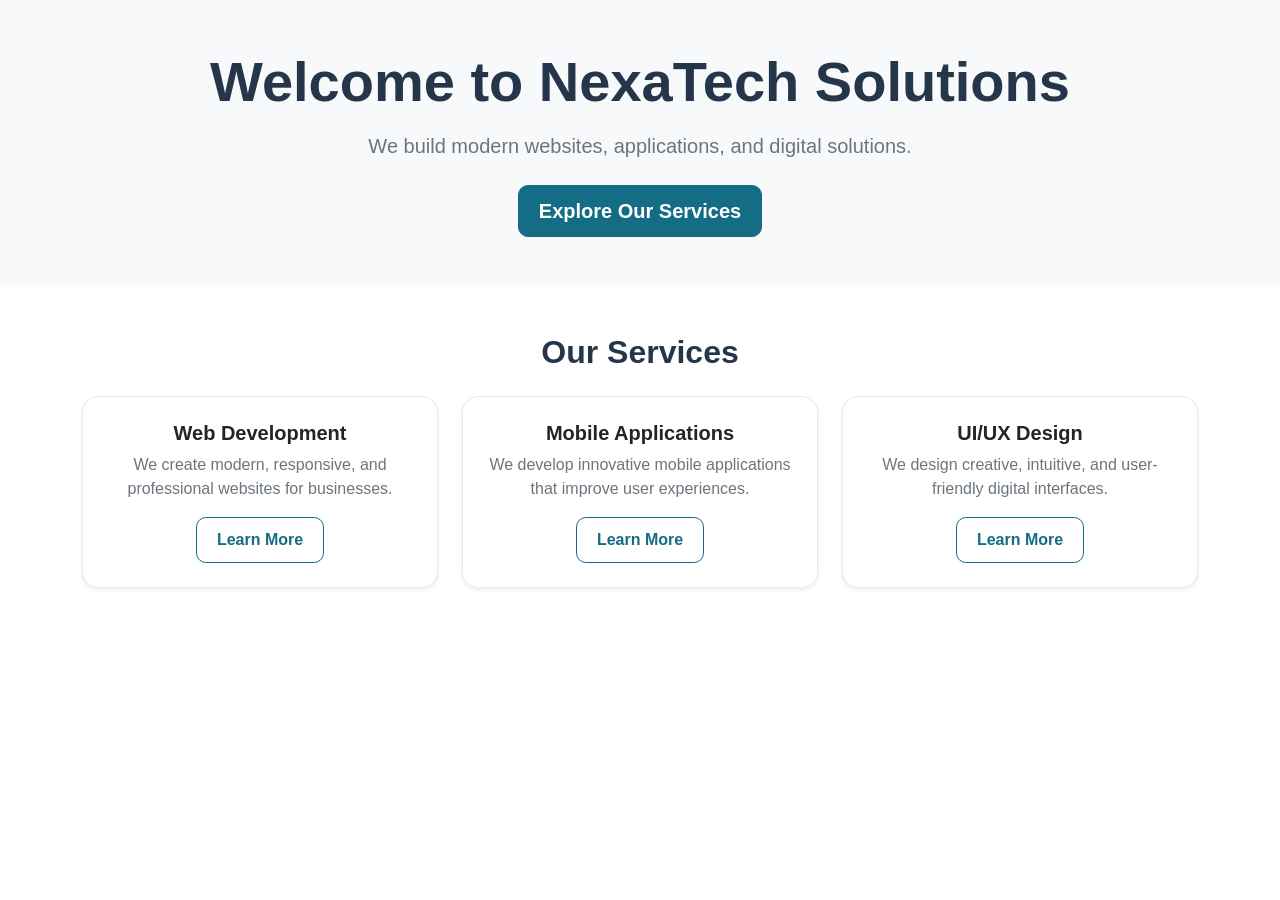
<file: index.html>
<!DOCTYPE html>
<html lang="en">

<head>
    <meta charset="UTF-8">
    <meta name="viewport" content="width=device-width, initial-scale=1.0">
    <title>NexaTech Solutions | Day 06</title>

    <link href="https://cdn.jsdelivr.net/npm/bootstrap@5.3.8/dist/css/bootstrap.min.css" rel="stylesheet">
    <link rel="stylesheet" href="assets/css/custom.css">
</head>

<body>

    <section class="bg-light py-5">
        <div class="container text-center">

            <h1 class="display-4 fw-bold mb-3">
                Welcome to NexaTech Solutions
            </h1>

            <p class="lead text-secondary mb-4">
                We build modern websites, applications, and digital solutions.
            </p>

            <a href="#services" class="btn btn-primary btn-lg">
                Explore Our Services
            </a>

        </div>
    </section>

    <section id="services" class="py-5">
        <div class="container">

            <h2 class="text-center fw-bold mb-4">
                Our Services
            </h2>

            <div class="row g-4">

                <div class="col-12 col-md-6 col-lg-4">
                    <div class="card h-100 shadow-sm">
                        <div class="card-body text-center p-4">

                            <h5 class="card-title fw-bold">
                                Web Development
                            </h5>

                            <p class="card-text text-secondary">
                                We create modern, responsive, and professional websites for businesses.
                            </p>

                            <a href="pricing.html" class="btn btn-outline-primary">
                                Learn More
                            </a>

                        </div>
                    </div>
                </div>

                <div class="col-12 col-md-6 col-lg-4">
                    <div class="card h-100 shadow-sm">
                        <div class="card-body text-center p-4">

                            <h5 class="card-title fw-bold">
                                Mobile Applications
                            </h5>

                            <p class="card-text text-secondary">
                                We develop innovative mobile applications that improve user experiences.
                            </p>

                            <a href="pricing.html" class="btn btn-outline-primary">
                                Learn More
                            </a>

                        </div>
                    </div>
                </div>

                <div class="col-12 col-md-6 col-lg-4">
                    <div class="card h-100 shadow-sm">
                        <div class="card-body text-center p-4">

                            <h5 class="card-title fw-bold">
                                UI/UX Design
                            </h5>

                            <p class="card-text text-secondary">
                                We design creative, intuitive, and user-friendly digital interfaces.
                            </p>

                            <a href="pricing.html" class="btn btn-outline-primary">
                                Learn More
                            </a>

                        </div>
                    </div>
                </div>

            </div>
        </div>
    </section>

    <script src="https://cdn.jsdelivr.net/npm/bootstrap@5.3.8/dist/js/bootstrap.bundle.min.js"></script>

</body>
</html>
</file>
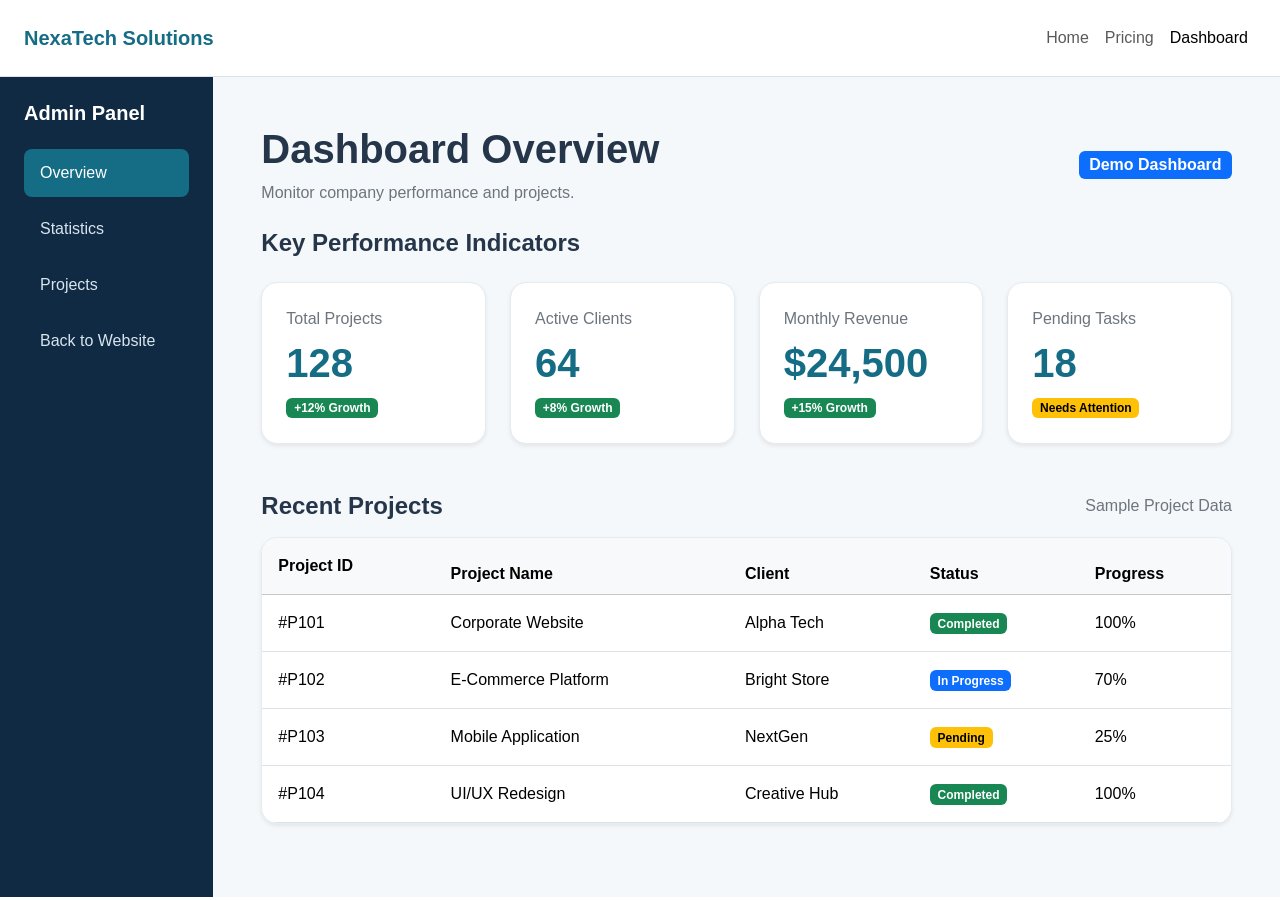
<file: dashboard.html>
<!DOCTYPE html>
<html lang="en">

<head>
    <meta charset="UTF-8">
    <meta name="viewport" content="width=device-width, initial-scale=1.0">
    <title>Dashboard | NexaTech Solutions</title>

    <link href="https://cdn.jsdelivr.net/npm/bootstrap@5.3.8/dist/css/bootstrap.min.css" rel="stylesheet">
    <link rel="stylesheet" href="assets/css/custom.css">
</head>

<body>

    <nav class="navbar navbar-expand-lg bg-white border-bottom">
        <div class="container-fluid px-4">
            <a class="navbar-brand fw-bold" href="index.html">
                NexaTech Solutions
            </a>

            <button class="navbar-toggler" type="button"
                    data-bs-toggle="collapse"
                    data-bs-target="#dashboardNav"
                    aria-controls="dashboardNav"
                    aria-expanded="false"
                    aria-label="Toggle navigation">
                <span class="navbar-toggler-icon"></span>
            </button>

            <div class="collapse navbar-collapse" id="dashboardNav">
                <div class="navbar-nav ms-auto">
                    <a class="nav-link" href="index.html">Home</a>
                    <a class="nav-link" href="pricing.html">Pricing</a>
                    <a class="nav-link active" aria-current="page" href="dashboard.html">
                        Dashboard
                    </a>
                </div>
            </div>
        </div>
    </nav>

    <div class="container-fluid">
        <div class="row">

            <aside class="col-lg-2 dashboard-sidebar p-4">
                <h5 class="fw-bold mb-4">Admin Panel</h5>

                <nav class="nav flex-column gap-2">
                    <a class="nav-link active"
                       aria-current="page"
                       href="#overview">
                        Overview
                    </a>

                    <a class="nav-link" href="#statistics">
                        Statistics
                    </a>

                    <a class="nav-link" href="#projects">
                        Projects
                    </a>

                    <a class="nav-link" href="index.html">
                        Back to Website
                    </a>
                </nav>
            </aside>

            <main id="overview"
                  class="col-lg-10 dashboard-main p-4 p-md-5">

                <div class="d-flex flex-column flex-md-row
                            justify-content-between align-items-md-center
                            gap-3 mb-4">

                    <div>
                        <h1 class="fw-bold mb-2">
                            Dashboard Overview
                        </h1>

                        <p class="text-secondary mb-0">
                            Monitor company performance and projects.
                        </p>
                    </div>

                    <span class="badge text-bg-primary fs-6">
                        Demo Dashboard
                    </span>
                </div>

                <section id="statistics" class="mb-5">

                    <h2 class="h4 fw-bold mb-4">
                        Key Performance Indicators
                    </h2>

                    <div class="row g-4">

                        <div class="col-12 col-sm-6 col-xl-3">
                            <div class="card kpi-card h-100 shadow-sm">
                                <div class="card-body p-4">
                                    <p class="text-secondary mb-2">
                                        Total Projects
                                    </p>
                                    <h3 class="display-6 fw-bold mb-2">
                                        128
                                    </h3>
                                    <span class="badge text-bg-success">
                                        +12% Growth
                                    </span>
                                </div>
                            </div>
                        </div>

                        <div class="col-12 col-sm-6 col-xl-3">
                            <div class="card kpi-card h-100 shadow-sm">
                                <div class="card-body p-4">
                                    <p class="text-secondary mb-2">
                                        Active Clients
                                    </p>
                                    <h3 class="display-6 fw-bold mb-2">
                                        64
                                    </h3>
                                    <span class="badge text-bg-success">
                                        +8% Growth
                                    </span>
                                </div>
                            </div>
                        </div>

                        <div class="col-12 col-sm-6 col-xl-3">
                            <div class="card kpi-card h-100 shadow-sm">
                                <div class="card-body p-4">
                                    <p class="text-secondary mb-2">
                                        Monthly Revenue
                                    </p>
                                    <h3 class="display-6 fw-bold mb-2">
                                        $24,500
                                    </h3>
                                    <span class="badge text-bg-success">
                                        +15% Growth
                                    </span>
                                </div>
                            </div>
                        </div>

                        <div class="col-12 col-sm-6 col-xl-3">
                            <div class="card kpi-card h-100 shadow-sm">
                                <div class="card-body p-4">
                                    <p class="text-secondary mb-2">
                                        Pending Tasks
                                    </p>
                                    <h3 class="display-6 fw-bold mb-2">
                                        18
                                    </h3>
                                    <span class="badge text-bg-warning">
                                        Needs Attention
                                    </span>
                                </div>
                            </div>
                        </div>

                    </div>
                </section>

                <section id="projects">

                    <div class="d-flex justify-content-between
                                align-items-center flex-wrap gap-3 mb-3">

                        <h2 class="h4 fw-bold mb-0">
                            Recent Projects
                        </h2>

                        <span class="text-secondary">
                            Sample Project Data
                        </span>
                    </div>

                    <div class="card shadow-sm">
                        <div class="card-body p-0">

                            <div class="table-responsive">
                                <table class="table table-hover align-middle mb-0">

                                    <thead class="table-light">
                                        <tr>
                                            <th scope="col" class="p-3">Project ID</th>
                                            <th scope="col">Project Name</th>
                                            <th scope="col">Client</th>
                                            <th scope="col">Status</th>
                                            <th scope="col">Progress</th>
                                        </tr>
                                    </thead>

                                    <tbody>
                                        <tr>
                                            <td class="p-3">#P101</td>
                                            <td>Corporate Website</td>
                                            <td>Alpha Tech</td>
                                            <td>
                                                <span class="badge text-bg-success">
                                                    Completed
                                                </span>
                                            </td>
                                            <td>100%</td>
                                        </tr>

                                        <tr>
                                            <td class="p-3">#P102</td>
                                            <td>E-Commerce Platform</td>
                                            <td>Bright Store</td>
                                            <td>
                                                <span class="badge text-bg-primary">
                                                    In Progress
                                                </span>
                                            </td>
                                            <td>70%</td>
                                        </tr>

                                        <tr>
                                            <td class="p-3">#P103</td>
                                            <td>Mobile Application</td>
                                            <td>NextGen</td>
                                            <td>
                                                <span class="badge text-bg-warning">
                                                    Pending
                                                </span>
                                            </td>
                                            <td>25%</td>
                                        </tr>

                                        <tr>
                                            <td class="p-3">#P104</td>
                                            <td>UI/UX Redesign</td>
                                            <td>Creative Hub</td>
                                            <td>
                                                <span class="badge text-bg-success">
                                                    Completed
                                                </span>
                                            </td>
                                            <td>100%</td>
                                        </tr>
                                    </tbody>

                                </table>
                            </div>

                        </div>
                    </div>

                </section>

            </main>

        </div>
    </div>

    <script src="https://cdn.jsdelivr.net/npm/bootstrap@5.3.8/dist/js/bootstrap.bundle.min.js"></script>

</body>
</html>
</file>
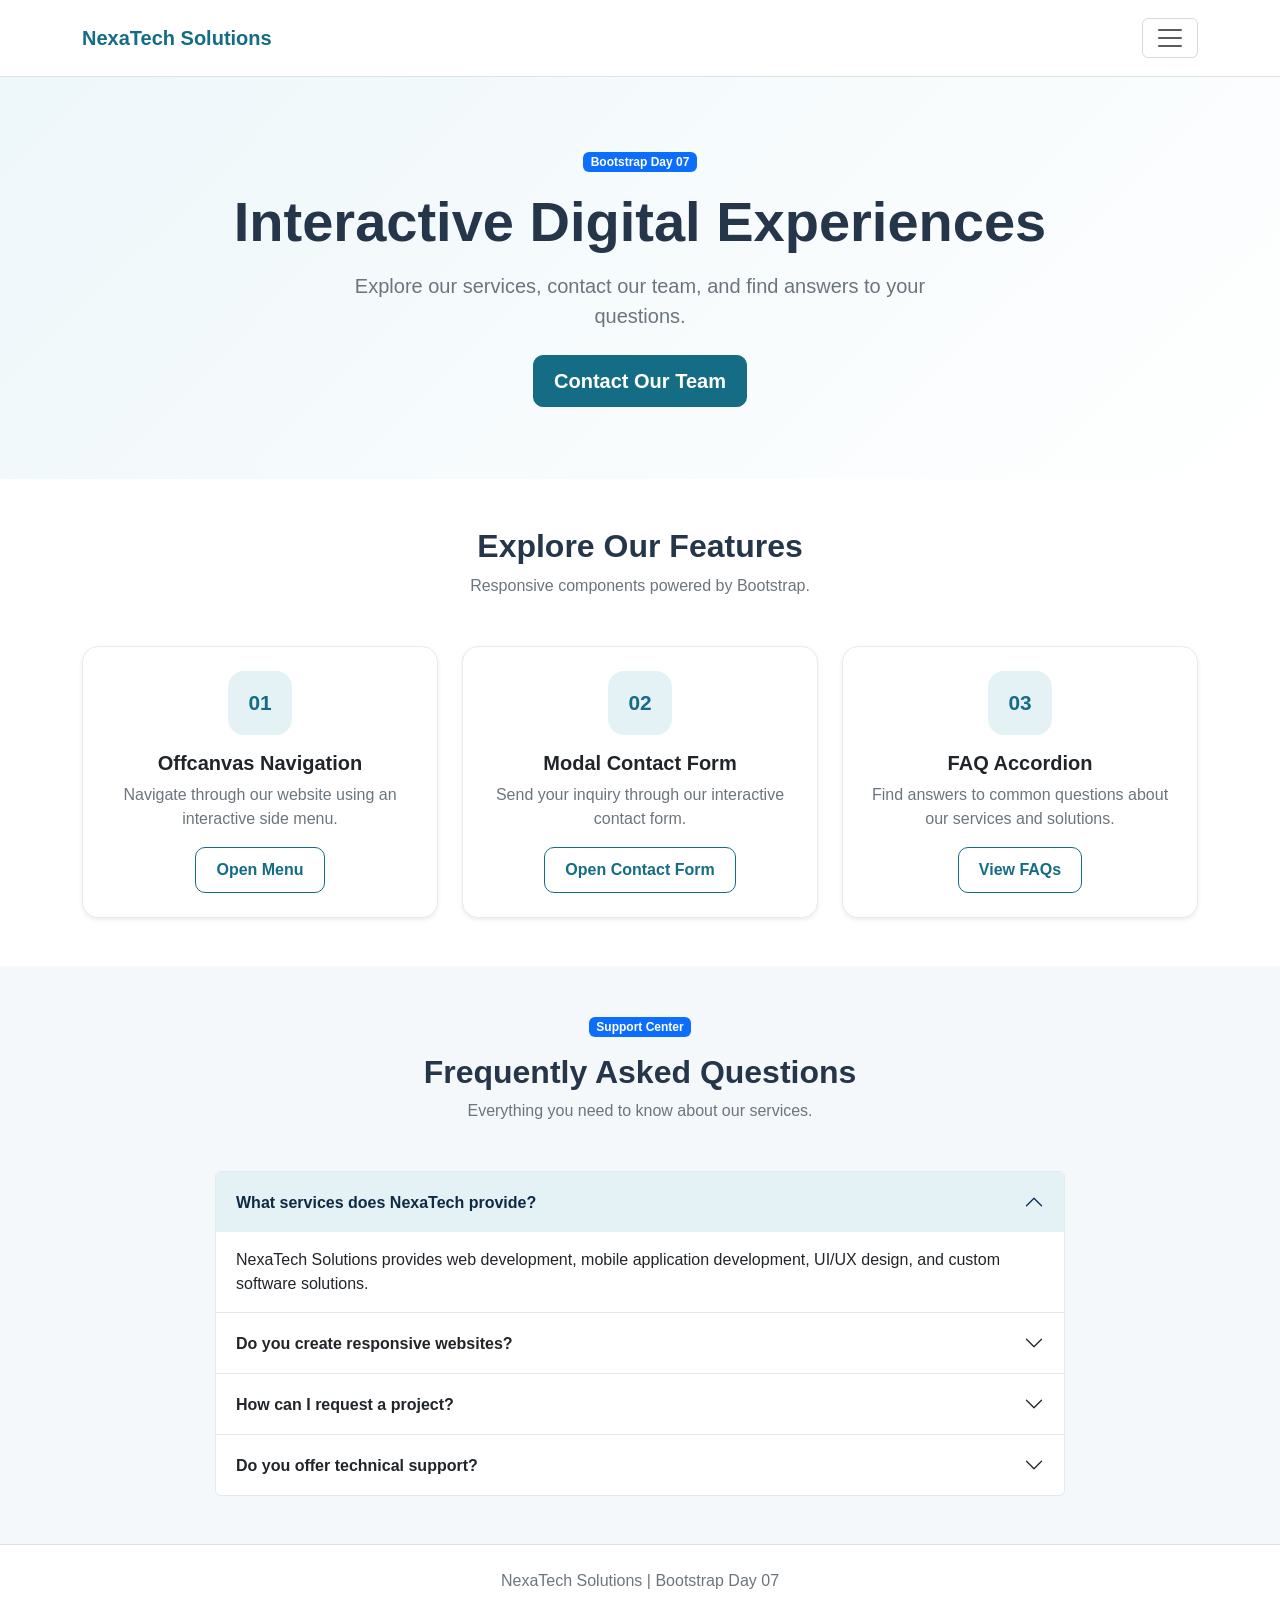
<file: day07.html>
<!DOCTYPE html>
<html lang="en">

<head>
    <meta charset="UTF-8">
    <meta name="viewport" content="width=device-width, initial-scale=1.0">
    <title>Day 07 | NexaTech Solutions</title>

    <link href="https://cdn.jsdelivr.net/npm/bootstrap@5.3.8/dist/css/bootstrap.min.css" rel="stylesheet">
    <link rel="stylesheet" href="assets/css/custom.css">
    <link rel="stylesheet" href="assets/css/day07.css">
</head>

<body>

    <nav class="navbar bg-white border-bottom sticky-top">
        <div class="container">

            <a class="navbar-brand fw-bold" href="index.html">
                NexaTech Solutions
            </a>

            <button class="navbar-toggler" type="button"
                    data-bs-toggle="offcanvas"
                    data-bs-target="#mainMenu"
                    aria-controls="mainMenu"
                    aria-label="Open navigation menu">
                <span class="navbar-toggler-icon"></span>
            </button>

        </div>
    </nav>

    <div class="offcanvas offcanvas-start" tabindex="-1"
         id="mainMenu" aria-labelledby="mainMenuLabel">

        <div class="offcanvas-header">
            <h5 class="offcanvas-title fw-bold" id="mainMenuLabel">
                NexaTech Menu
            </h5>

            <button type="button" class="btn-close"
                    data-bs-dismiss="offcanvas"
                    aria-label="Close navigation menu">
            </button>
        </div>

        <div class="offcanvas-body">

            <nav class="nav flex-column gap-2">
                <a class="nav-link" href="index.html">Home</a>
                <a class="nav-link" href="pricing.html">Pricing</a>
                <a class="nav-link" href="dashboard.html">Dashboard</a>
                <a class="nav-link active" aria-current="page"
                   href="day07.html">Day 07</a>
                <a class="nav-link" href="#faq"
                   data-bs-dismiss="offcanvas">FAQ</a>
            </nav>

            <hr>

            <button class="btn btn-primary w-100"
                    type="button"
                    data-bs-dismiss="offcanvas">
                Close Menu
            </button>

        </div>
    </div>

    <main>

        <section class="day07-hero py-5">
            <div class="container text-center py-4">

                <span class="badge text-bg-primary mb-3">
                    Bootstrap Day 07
                </span>

                <h1 class="display-4 fw-bold mb-3">
                    Interactive Digital Experiences
                </h1>

                <p class="lead text-secondary mx-auto mb-4 hero-description">
                    Explore our services, contact our team,
                    and find answers to your questions.
                </p>

                <button type="button"
                        class="btn btn-primary btn-lg"
                        data-bs-toggle="modal"
                        data-bs-target="#contactModal">
                    Contact Our Team
                </button>

            </div>
        </section>

        <section class="py-5">
            <div class="container">

                <div class="text-center mb-5">
                    <h2 class="fw-bold">Explore Our Features</h2>
                    <p class="text-secondary">
                        Responsive components powered by Bootstrap.
                    </p>
                </div>

                <div class="row g-4">

                    <div class="col-12 col-md-4">
                        <div class="card h-100 shadow-sm">
                            <div class="card-body text-center p-4">
                                <div class="feature-icon mx-auto mb-3">
                                    01
                                </div>

                                <h3 class="h5 fw-bold">
                                    Offcanvas Navigation
                                </h3>

                                <p class="text-secondary">
                                    Navigate through our website
                                    using an interactive side menu.
                                </p>

                                <button class="btn btn-outline-primary"
                                        type="button"
                                        data-bs-toggle="offcanvas"
                                        data-bs-target="#mainMenu"
                                        aria-controls="mainMenu">
                                    Open Menu
                                </button>
                            </div>
                        </div>
                    </div>

                    <div class="col-12 col-md-4">
                        <div class="card h-100 shadow-sm">
                            <div class="card-body text-center p-4">
                                <div class="feature-icon mx-auto mb-3">
                                    02
                                </div>

                                <h3 class="h5 fw-bold">
                                    Modal Contact Form
                                </h3>

                                <p class="text-secondary">
                                    Send your inquiry through
                                    our interactive contact form.
                                </p>

                                <button class="btn btn-outline-primary"
                                        type="button"
                                        data-bs-toggle="modal"
                                        data-bs-target="#contactModal">
                                    Open Contact Form
                                </button>
                            </div>
                        </div>
                    </div>

                    <div class="col-12 col-md-4">
                        <div class="card h-100 shadow-sm">
                            <div class="card-body text-center p-4">
                                <div class="feature-icon mx-auto mb-3">
                                    03
                                </div>

                                <h3 class="h5 fw-bold">
                                    FAQ Accordion
                                </h3>

                                <p class="text-secondary">
                                    Find answers to common questions
                                    about our services and solutions.
                                </p>

                                <a href="#faq"
                                   class="btn btn-outline-primary">
                                    View FAQs
                                </a>
                            </div>
                        </div>
                    </div>

                </div>
            </div>
        </section>

        <section id="faq" class="faq-section py-5">
            <div class="container">

                <div class="text-center mb-5">
                    <span class="badge text-bg-primary mb-3">
                        Support Center
                    </span>

                    <h2 class="fw-bold">
                        Frequently Asked Questions
                    </h2>

                    <p class="text-secondary">
                        Everything you need to know about our services.
                    </p>
                </div>

                <div class="accordion mx-auto faq-container"
                     id="faqAccordion">

                    <div class="accordion-item">
                        <h3 class="accordion-header">
                            <button class="accordion-button"
                                    type="button"
                                    data-bs-toggle="collapse"
                                    data-bs-target="#faqOne"
                                    aria-expanded="true"
                                    aria-controls="faqOne">
                                What services does NexaTech provide?
                            </button>
                        </h3>

                        <div id="faqOne"
                             class="accordion-collapse collapse show"
                             data-bs-parent="#faqAccordion">

                            <div class="accordion-body">
                                NexaTech Solutions provides web development,
                                mobile application development, UI/UX design,
                                and custom software solutions.
                            </div>
                        </div>
                    </div>

                    <div class="accordion-item">
                        <h3 class="accordion-header">
                            <button class="accordion-button collapsed"
                                    type="button"
                                    data-bs-toggle="collapse"
                                    data-bs-target="#faqTwo"
                                    aria-expanded="false"
                                    aria-controls="faqTwo">
                                Do you create responsive websites?
                            </button>
                        </h3>

                        <div id="faqTwo"
                             class="accordion-collapse collapse"
                             data-bs-parent="#faqAccordion">

                            <div class="accordion-body">
                                Yes. Our websites are designed to work
                                across mobile phones, tablets,
                                laptops, and desktop computers.
                            </div>
                        </div>
                    </div>

                    <div class="accordion-item">
                        <h3 class="accordion-header">
                            <button class="accordion-button collapsed"
                                    type="button"
                                    data-bs-toggle="collapse"
                                    data-bs-target="#faqThree"
                                    aria-expanded="false"
                                    aria-controls="faqThree">
                                How can I request a project?
                            </button>
                        </h3>

                        <div id="faqThree"
                             class="accordion-collapse collapse"
                             data-bs-parent="#faqAccordion">

                            <div class="accordion-body">
                                You can open our contact form and provide
                                your name, email address, service preference,
                                and project details.
                            </div>
                        </div>
                    </div>

                    <div class="accordion-item">
                        <h3 class="accordion-header">
                            <button class="accordion-button collapsed"
                                    type="button"
                                    data-bs-toggle="collapse"
                                    data-bs-target="#faqFour"
                                    aria-expanded="false"
                                    aria-controls="faqFour">
                                Do you offer technical support?
                            </button>
                        </h3>

                        <div id="faqFour"
                             class="accordion-collapse collapse"
                             data-bs-parent="#faqAccordion">

                            <div class="accordion-body">
                                Yes. We offer technical assistance
                                and maintenance options depending
                                on the selected service plan.
                            </div>
                        </div>
                    </div>

                </div>
            </div>
        </section>

    </main>

    <div class="modal fade" id="contactModal"
         tabindex="-1"
         aria-labelledby="contactModalLabel"
         aria-hidden="true">

        <div class="modal-dialog modal-dialog-centered
                    modal-dialog-scrollable">

            <div class="modal-content">

                <div class="modal-header">
                    <h2 class="modal-title fs-5 fw-bold"
                        id="contactModalLabel">
                        Contact NexaTech Solutions
                    </h2>

                    <button type="button"
                            class="btn-close"
                            data-bs-dismiss="modal"
                            aria-label="Close">
                    </button>
                </div>

                <form id="contactForm" novalidate>

                    <div class="modal-body">

                        <div id="formSuccess"
                             class="alert alert-success d-none"
                             role="status"
                             tabindex="-1">
                            Your form passed validation.
                            This is a demo, so no message was sent.
                        </div>

                        <div class="mb-3">
                            <label for="fullName"
                                   class="form-label">
                                Full Name
                            </label>

                            <input type="text"
                                   class="form-control"
                                   id="fullName"
                                   name="fullName"
                                   minlength="2"
                                   required>

                            <div class="invalid-feedback">
                                Please enter at least two characters.
                            </div>
                        </div>

                        <div class="mb-3">
                            <label for="email"
                                   class="form-label">
                                Email Address
                            </label>

                            <input type="email"
                                   class="form-control"
                                   id="email"
                                   name="email"
                                   required>

                            <div class="invalid-feedback">
                                Please enter a valid email address.
                            </div>
                        </div>

                        <div class="mb-3">
                            <label for="service"
                                   class="form-label">
                                Service
                            </label>

                            <select class="form-select"
                                    id="service"
                                    name="service"
                                    required>
                                <option value="" selected disabled>
                                    Choose a service
                                </option>
                                <option value="web">
                                    Web Development
                                </option>
                                <option value="mobile">
                                    Mobile Applications
                                </option>
                                <option value="design">
                                    UI/UX Design
                                </option>
                            </select>

                            <div class="invalid-feedback">
                                Please select a service.
                            </div>
                        </div>

                        <div class="mb-3">
                            <label for="message"
                                   class="form-label">
                                Your Message
                            </label>

                            <textarea class="form-control"
                                      id="message"
                                      name="message"
                                      rows="4"
                                      minlength="10"
                                      required></textarea>

                            <div class="invalid-feedback">
                                Please enter at least ten characters.
                            </div>
                        </div>

                        <div class="form-check">
                            <input class="form-check-input"
                                   type="checkbox"
                                   id="agreement"
                                   required>

                            <label class="form-check-label"
                                   for="agreement">
                                I confirm that the information is correct.
                            </label>

                            <div class="invalid-feedback">
                                Please confirm before submitting.
                            </div>
                        </div>

                    </div>

                    <div class="modal-footer">
                        <button type="button"
                                class="btn btn-outline-secondary"
                                data-bs-dismiss="modal">
                            Cancel
                        </button>

                        <button type="submit"
                                class="btn btn-primary">
                            Submit Form
                        </button>
                    </div>

                </form>
            </div>
        </div>
    </div>

    <footer class="text-center border-top py-4">
        <div class="container">
            <p class="text-secondary mb-0">
                NexaTech Solutions | Bootstrap Day 07
            </p>
        </div>
    </footer>

    <script src="https://cdn.jsdelivr.net/npm/bootstrap@5.3.8/dist/js/bootstrap.bundle.min.js"></script>

    <script>
        const contactForm = document.getElementById("contactForm");
        const formSuccess = document.getElementById("formSuccess");
        const contactModal = document.getElementById("contactModal");

        contactForm.addEventListener("submit", function (event) {
            event.preventDefault();
            event.stopPropagation();

            if (contactForm.checkValidity()) {
                formSuccess.classList.remove("d-none");
                contactForm.classList.remove("was-validated");
                contactForm.reset();
                formSuccess.focus();
            } else {
                formSuccess.classList.add("d-none");
                contactForm.classList.add("was-validated");

                const invalidField = contactForm.querySelector(":invalid");

                if (invalidField) {
                    invalidField.focus();
                }
            }
        });

        contactModal.addEventListener("hidden.bs.modal", function () {
            contactForm.reset();
            contactForm.classList.remove("was-validated");
            formSuccess.classList.add("d-none");
        });
    </script>

</body>
</html>
</file>
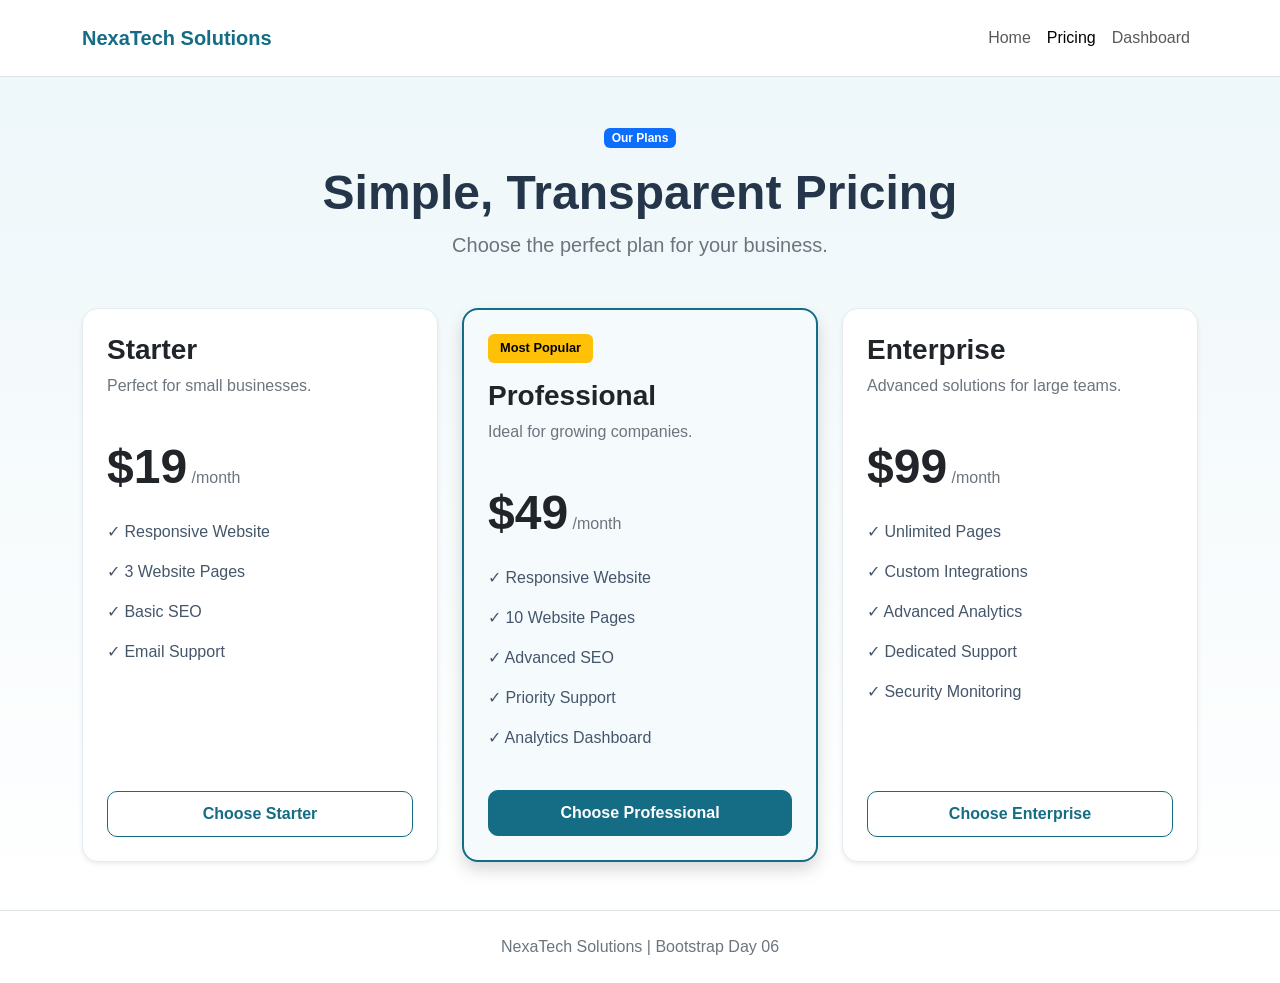
<file: pricing.html>
<!DOCTYPE html>
<html lang="en">

<head>
    <meta charset="UTF-8">
    <meta name="viewport" content="width=device-width, initial-scale=1.0">
    <title>Pricing | NexaTech Solutions</title>

    <link href="https://cdn.jsdelivr.net/npm/bootstrap@5.3.8/dist/css/bootstrap.min.css" rel="stylesheet">
    <link rel="stylesheet" href="assets/css/custom.css">
</head>

<body>

    <nav class="navbar navbar-expand-lg bg-white border-bottom">
        <div class="container">
            <a class="navbar-brand fw-bold" href="index.html">
                NexaTech Solutions
            </a>

            <button class="navbar-toggler" type="button"
                    data-bs-toggle="collapse"
                    data-bs-target="#pricingNav"
                    aria-controls="pricingNav"
                    aria-expanded="false"
                    aria-label="Toggle navigation">
                <span class="navbar-toggler-icon"></span>
            </button>

            <div class="collapse navbar-collapse" id="pricingNav">
                <div class="navbar-nav ms-auto">
                    <a class="nav-link" href="index.html">Home</a>
                    <a class="nav-link active" aria-current="page" href="pricing.html">Pricing</a>
                    <a class="nav-link" href="dashboard.html">Dashboard</a>
                </div>
            </div>
        </div>
    </nav>

    <main>
        <section class="pricing-section py-5">
            <div class="container">

                <div class="text-center mb-5">
                    <span class="badge text-bg-primary mb-3">
                        Our Plans
                    </span>

                    <h1 class="display-5 fw-bold">
                        Simple, Transparent Pricing
                    </h1>

                    <p class="lead text-secondary">
                        Choose the perfect plan for your business.
                    </p>
                </div>

                <div class="row g-4 align-items-stretch">

                    <div class="col-12 col-md-6 col-lg-4">
                        <div class="card pricing-card h-100 shadow-sm">
                            <div class="card-body p-4 d-flex flex-column">

                                <h3 class="fw-bold">Starter</h3>

                                <p class="text-secondary">
                                    Perfect for small businesses.
                                </p>

                                <div class="my-4">
                                    <span class="display-5 fw-bold">$19</span>
                                    <span class="text-secondary">/month</span>
                                </div>

                                <ul class="list-unstyled mb-4">
                                    <li class="mb-3">✓ Responsive Website</li>
                                    <li class="mb-3">✓ 3 Website Pages</li>
                                    <li class="mb-3">✓ Basic SEO</li>
                                    <li class="mb-3">✓ Email Support</li>
                                </ul>

                                <a href="index.html"
                                   class="btn btn-outline-primary w-100 mt-auto">
                                    Choose Starter
                                </a>

                            </div>
                        </div>
                    </div>

                    <div class="col-12 col-md-6 col-lg-4">
                        <div class="card pricing-card featured-plan h-100 shadow">
                            <div class="card-body p-4 d-flex flex-column">

                                <div class="mb-3">
                                    <span class="badge text-bg-warning">
                                        Most Popular
                                    </span>
                                </div>

                                <h3 class="fw-bold">Professional</h3>

                                <p class="text-secondary">
                                    Ideal for growing companies.
                                </p>

                                <div class="my-4">
                                    <span class="display-5 fw-bold">$49</span>
                                    <span class="text-secondary">/month</span>
                                </div>

                                <ul class="list-unstyled mb-4">
                                    <li class="mb-3">✓ Responsive Website</li>
                                    <li class="mb-3">✓ 10 Website Pages</li>
                                    <li class="mb-3">✓ Advanced SEO</li>
                                    <li class="mb-3">✓ Priority Support</li>
                                    <li class="mb-3">✓ Analytics Dashboard</li>
                                </ul>

                                <a href="index.html"
                                   class="btn btn-primary w-100 mt-auto">
                                    Choose Professional
                                </a>

                            </div>
                        </div>
                    </div>

                    <div class="col-12 col-md-6 col-lg-4 mx-md-auto">
                        <div class="card pricing-card h-100 shadow-sm">
                            <div class="card-body p-4 d-flex flex-column">

                                <h3 class="fw-bold">Enterprise</h3>

                                <p class="text-secondary">
                                    Advanced solutions for large teams.
                                </p>

                                <div class="my-4">
                                    <span class="display-5 fw-bold">$99</span>
                                    <span class="text-secondary">/month</span>
                                </div>

                                <ul class="list-unstyled mb-4">
                                    <li class="mb-3">✓ Unlimited Pages</li>
                                    <li class="mb-3">✓ Custom Integrations</li>
                                    <li class="mb-3">✓ Advanced Analytics</li>
                                    <li class="mb-3">✓ Dedicated Support</li>
                                    <li class="mb-3">✓ Security Monitoring</li>
                                </ul>

                                <a href="index.html"
                                   class="btn btn-outline-primary w-100 mt-auto">
                                    Choose Enterprise
                                </a>

                            </div>
                        </div>
                    </div>

                </div>
            </div>
        </section>
    </main>

    <footer class="text-center py-4 border-top">
        <p class="text-secondary mb-0">
            NexaTech Solutions | Bootstrap Day 06
        </p>
    </footer>

    <script src="https://cdn.jsdelivr.net/npm/bootstrap@5.3.8/dist/js/bootstrap.bundle.min.js"></script>

</body>
</html>
</file>
<file: assets/css/custom.css>
:root {
    --brand-primary: #146c85;
    --brand-dark: #102a43;
    --brand-light: #eef7fa;
    --brand-accent: #20a4a9;
    --brand-text: #25364a;
    --brand-radius: 16px;
}

body {
    font-family: "Segoe UI", Arial, sans-serif;
    color: var(--brand-text);
    background-color: #ffffff;
}

.navbar {
    padding-top: 18px;
    padding-bottom: 18px;
}

.navbar-brand {
    color: var(--brand-primary);
}

.navbar-brand:hover {
    color: var(--brand-dark);
}

.nav-link {
    font-weight: 500;
}

.btn {
    border-radius: 10px;
    padding: 10px 20px;
    font-weight: 600;
}

.btn-primary {
    background-color: var(--brand-primary);
    border-color: var(--brand-primary);
}

.btn-primary:hover {
    background-color: var(--brand-dark);
    border-color: var(--brand-dark);
}

.btn-outline-primary {
    color: var(--brand-primary);
    border-color: var(--brand-primary);
}

.btn-outline-primary:hover {
    background-color: var(--brand-primary);
    border-color: var(--brand-primary);
}

.card {
    border: 1px solid #e4ebf1;
    border-radius: var(--brand-radius);
    transition: transform 0.2s ease, box-shadow 0.2s ease;
}

.card:hover {
    transform: translateY(-4px);
    box-shadow: 0 12px 30px rgba(16, 42, 67, 0.1);
}

.pricing-section {
    min-height: 85vh;
    background: linear-gradient(180deg, #eef7fa, #ffffff);
}

.pricing-card {
    background-color: #ffffff;
}

.pricing-card ul li {
    color: #45566a;
}

.featured-plan {
    border: 2px solid var(--brand-primary);
    background-color: #f5fbfd;
}

.featured-plan .badge {
    font-size: 0.8rem;
    padding: 8px 12px;
}

.dashboard-sidebar {
    background-color: var(--brand-dark);
    color: #ffffff;
}

.dashboard-sidebar .nav-link {
    color: #d7e5ee;
    border-radius: 8px;
    padding: 12px 16px;
}

.dashboard-sidebar .nav-link:hover,
.dashboard-sidebar .nav-link.active {
    color: #ffffff;
    background-color: var(--brand-primary);
}

.dashboard-main {
    min-height: 85vh;
    background-color: #f5f8fb;
}

.kpi-card {
    background-color: #ffffff;
}

.kpi-card h3 {
    color: var(--brand-primary);
}

.table th {
    font-weight: 600;
    white-space: nowrap;
}

.table td {
    vertical-align: middle;
}

.table-responsive {
    border-radius: var(--brand-radius);
}

@media (min-width: 992px) {
    .dashboard-sidebar {
        min-height: calc(100vh - 80px);
    }
}

@media (max-width: 767.98px) {
    .pricing-section {
        padding-top: 35px;
    }

    .dashboard-main {
        padding: 20px;
    }

    .display-5 {
        font-size: 2rem;
    }
}

@media (prefers-reduced-motion: reduce) {
    .card {
        transition: none;
    }
}
</file>
<file: assets/css/day07.css>
.day07-hero {
    background: linear-gradient(135deg, #eef7fa, #ffffff);
}

.hero-description {
    max-width: 650px;
}

.feature-icon {
    width: 64px;
    height: 64px;
    display: flex;
    align-items: center;
    justify-content: center;
    border-radius: 16px;
    background-color: #e4f2f6;
    color: #146c85;
    font-size: 1.3rem;
    font-weight: 700;
}

.offcanvas {
    max-width: 85vw;
}

.offcanvas-title {
    color: #146c85;
}

.offcanvas .nav-link {
    color: #25364a;
    padding: 12px 16px;
    border-radius: 8px;
}

.offcanvas .nav-link:hover,
.offcanvas .nav-link.active {
    background-color: #e4f2f6;
    color: #146c85;
}

.faq-section {
    background-color: #f5f8fb;
}

.faq-container {
    max-width: 850px;
}

.accordion-item {
    border-color: #e0e9ef;
}

.accordion-button {
    font-weight: 600;
    padding: 20px;
}

.accordion-button:not(.collapsed) {
    background-color: #e4f2f6;
    color: #102a43;
    box-shadow: none;
}

.accordion-button:focus-visible {
    box-shadow: 0 0 0 3px rgba(20, 108, 133, 0.3);
}

.modal-content {
    border: none;
    border-radius: 16px;
}

.modal-header {
    background-color: #f5f8fb;
    border-radius: 16px 16px 0 0;
}

.form-control:focus,
.form-select:focus {
    border-color: #146c85;
    box-shadow: 0 0 0 3px rgba(20, 108, 133, 0.15);
}

@media (max-width: 767.98px) {
    .day07-hero h1 {
        font-size: 2.1rem;
    }

    .accordion-button {
        padding: 16px;
    }
}
</file>
